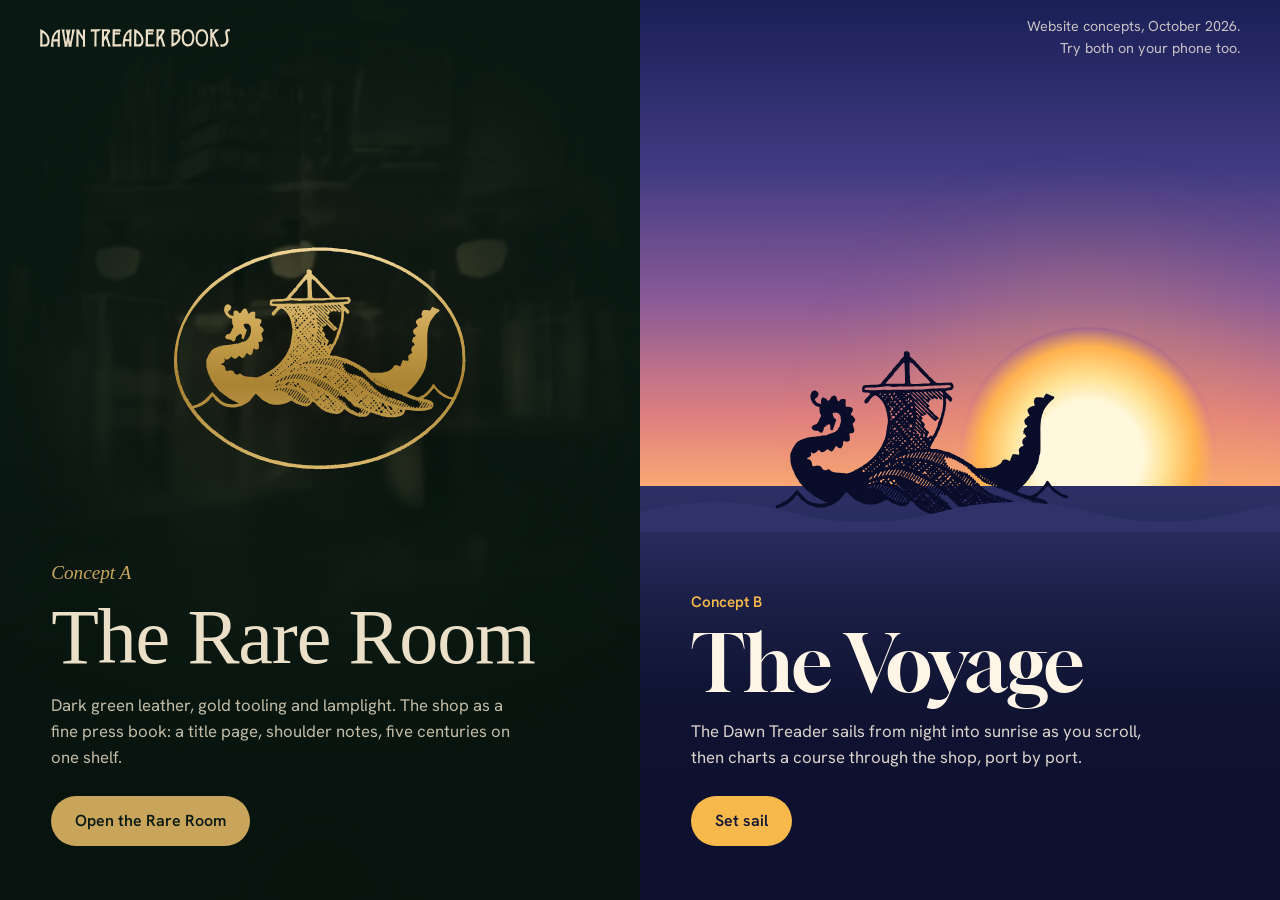
<file: index.html>
<!doctype html>
<html lang="en">
<head>
  <meta charset="utf-8">
  <meta name="viewport" content="width=device-width, initial-scale=1, viewport-fit=cover">
  <title>Two website concepts | The Dawn Treader Book Shop</title>
  <meta name="description" content="Two design directions for the new Dawn Treader Book Shop website: The Rare Room and The Voyage.">
  <meta name="theme-color" content="#0b1a14">
  <meta name="robots" content="noindex">
  <link rel="canonical" href="__SITE_URL__/">

  <meta property="og:type" content="website">
  <meta property="og:site_name" content="The Dawn Treader Book Shop">
  <meta property="og:title" content="Two website concepts for the Dawn Treader Book Shop">
  <meta property="og:description" content="The Rare Room or The Voyage? Open both, on your phone and on a computer, and tell us which feels like the shop.">
  <meta property="og:url" content="__SITE_URL__/">
  <meta property="og:image" content="__SITE_URL__/assets/og/concepts.jpg">
  <meta property="og:image:width" content="1200">
  <meta property="og:image:height" content="630">
  <meta property="og:image:alt" content="Two panels: a gold ship emblem on dark green, and the ship sailing into a sunrise.">
  <meta name="twitter:card" content="summary_large_image">
  <meta name="twitter:title" content="Two website concepts for the Dawn Treader Book Shop">
  <meta name="twitter:description" content="The Rare Room or The Voyage?">
  <meta name="twitter:image" content="__SITE_URL__/assets/og/concepts.jpg">

  <link rel="icon" href="assets/icons/favicon-32.png" sizes="32x32" type="image/png">
  <link rel="icon" href="assets/icons/favicon-192.png" sizes="192x192" type="image/png">
  <link rel="apple-touch-icon" href="assets/icons/apple-touch-icon.png">
  <link rel="manifest" href="site.webmanifest">

  <link rel="preconnect" href="https://fonts.googleapis.com">
  <link rel="preconnect" href="https://fonts.gstatic.com" crossorigin>
  <link rel="stylesheet" href="https://fonts.googleapis.com/css2?family=Gloock&family=Hanken+Grotesk:wght@400..600&family=IM+Fell+English:ital@0;1&display=swap">

  <script defer src="assets/brand/wordmark.js"></script>
  <script defer src="assets/brand/emblem.js"></script>
  <script defer src="assets/brand/ship.js"></script>
  <script defer src="assets/brand/brand.js"></script>

  <style>
    :root {
      --green: #0b1a14;
      --gilt: #c9a55c;
      --vellum: #ebe0c7;
      --night: #121735;
      --foam: #fff5e6;
      --sun: #f8b94c;
      --ui: "Hanken Grotesk", "Helvetica Neue", Arial, sans-serif;
    }
    *, *::before, *::after { box-sizing: border-box; }
    html, body { margin: 0; height: 100%; }
    body { font: 400 1rem/1.5 var(--ui); background: #06100c; color: var(--foam); -webkit-font-smoothing: antialiased; }
    a { color: inherit; }
    :focus-visible { outline: 2px solid var(--sun); outline-offset: 3px; }

    .top {
      position: fixed;
      inset: 0 0 auto;
      z-index: 5;
      display: flex;
      align-items: center;
      justify-content: space-between;
      gap: 16px;
      padding: max(16px, env(safe-area-inset-top)) clamp(16px, 4vw, 40px) 16px;
      pointer-events: none;
    }
    .top__mark { width: 190px; color: var(--vellum); }
    .top__mark svg { display: block; width: 100%; height: auto; }
    .top__note { margin: 0; font-size: .9rem; color: rgba(255, 245, 230, .75); text-align: right; }

    .split { display: flex; min-height: 100vh; min-height: 100svh; }
    .panel {
      position: relative;
      flex: 1 1 0;
      display: flex;
      flex-direction: column;
      justify-content: flex-end;
      padding: 120px clamp(20px, 4vw, 56px) clamp(32px, 6vh, 64px);
      overflow: hidden;
      isolation: isolate;
      text-decoration: none;
      transition: flex-grow .8s cubic-bezier(.2, .7, .1, 1);
    }
    @media (hover: hover) and (min-width: 821px) {
      .split:hover .panel { flex-grow: .8; }
      .split .panel:hover, .split .panel:focus-within { flex-grow: 1.25; }
    }
    .panel__art { position: absolute; inset: 0; z-index: -1; }
    .panel__label { margin: 0 0 12px; font-size: .95rem; font-weight: 600; }
    .panel__name { margin: 0; font-weight: 400; line-height: .95; letter-spacing: -.015em; }
    .panel__desc { max-width: 30rem; margin: 18px 0 26px; font-size: 1.05rem; line-height: 1.55; }
    .panel__go {
      align-self: flex-start;
      display: inline-flex;
      align-items: center;
      min-height: 50px;
      padding: 0 24px;
      border-radius: 999px;
      font-weight: 600;
      text-decoration: none;
      transition: transform .3s, background-color .3s;
    }
    .panel__go:hover { transform: translateY(-2px); }

    /* A: The Rare Room */
    .panel--a { background: radial-gradient(120% 90% at 50% 100%, #14301f, var(--green) 60%); color: var(--vellum); }
    .panel--a .panel__art::before {
      content: "";
      position: absolute;
      inset: 0;
      background: url("assets/img/scene/shelves.webp") center / cover;
      opacity: .5;
      -webkit-mask-image: radial-gradient(circle 46vmin at var(--lx, 50%) var(--ly, 38%), #000, rgba(0,0,0,.25) 50%, transparent 85%);
              mask-image: radial-gradient(circle 46vmin at var(--lx, 50%) var(--ly, 38%), #000, rgba(0,0,0,.25) 50%, transparent 85%);
    }
    .panel--a .panel__art::after { content: ""; position: absolute; inset: 0; background: linear-gradient(to bottom, rgba(7, 18, 13, .2), rgba(7, 18, 13, .2) 40%, rgba(7, 18, 13, .92) 85%); }
    .emblem { position: absolute; left: 50%; top: 40%; z-index: 1; width: min(46%, 300px); transform: translate(-50%, -50%); filter: drop-shadow(0 8px 30px rgba(0, 0, 0, .6)); }
    .emblem svg { display: block; width: 100%; height: auto; }
    .panel--a .panel__label { color: var(--gilt); font-family: "IM Fell English", Georgia, serif; font-style: italic; font-size: 1.2rem; font-weight: 400; }
    .panel--a .panel__name { font-family: "IM Fell English", Georgia, serif; font-size: clamp(2.8rem, 2rem + 3.6vw, 5.6rem); }
    .panel--a .panel__desc { color: rgba(235, 224, 199, .82); }
    .panel--a .panel__go { background: var(--gilt); color: var(--green); }

    /* B: The Voyage */
    .panel--b { --h: 54%; background: linear-gradient(to bottom, #1a1f55 0%, #3f3a82 34%, #8a5b97 62%, #e0807f 86%, #f9a874 100%) top / 100% var(--h) no-repeat, #121735; color: var(--foam); }
    .sea { position: absolute; left: 0; right: 0; top: var(--h); bottom: 0; background: linear-gradient(to bottom, #2c3066, #121735 55%); }
    .sun { position: absolute; left: 70%; top: var(--h); width: min(40%, 280px); aspect-ratio: 1; border-radius: 50%; transform: translate(-50%, -62%);
      background: radial-gradient(circle, #fff8dc 0 30%, #ffe08f 44%, #ffb24f 60%, rgba(255, 150, 70, 0) 71%);
      box-shadow: 0 0 120px 60px rgba(255, 170, 90, .25);
    }
    .boat { position: absolute; left: 44%; top: var(--h); width: min(46%, 300px); transform: translate(-50%, -80%); color: #0a0d2a; }
    .boat > span { display: block; animation: bob 5s ease-in-out infinite; transform-origin: 50% 85%; }
    .boat svg { display: block; width: 100%; height: auto; }
    @keyframes bob { 0%, 100% { transform: translateY(0) rotate(-1.4deg); } 50% { transform: translateY(5px) rotate(1.6deg); } }
    .swell { position: absolute; left: 0; right: 0; top: calc(var(--h) + 6px); height: 40px; background: #2f3369;
      -webkit-mask: url("data:image/svg+xml,%3Csvg xmlns='http://www.w3.org/2000/svg' viewBox='0 0 1200 60' preserveAspectRatio='none'%3E%3Cpath d='M0 30 Q150 0 300 30 T600 30 T900 30 T1200 30 V60 H0Z'/%3E%3C/svg%3E") 0 0 / 600px 40px repeat-x;
              mask: url("data:image/svg+xml,%3Csvg xmlns='http://www.w3.org/2000/svg' viewBox='0 0 1200 60' preserveAspectRatio='none'%3E%3Cpath d='M0 30 Q150 0 300 30 T600 30 T900 30 T1200 30 V60 H0Z'/%3E%3C/svg%3E") 0 0 / 600px 40px repeat-x;
    }
    .panel--b .panel__art::after { content: ""; position: absolute; inset: 0; background: linear-gradient(to bottom, transparent 60%, rgba(12, 15, 45, .85) 92%); }
    .panel--b .panel__label { color: var(--sun); }
    .panel--b .panel__name { font-family: "Gloock", Georgia, serif; font-size: clamp(2.8rem, 2rem + 3.6vw, 5.6rem); }
    .panel--b .panel__desc { color: rgba(255, 245, 230, .85); }
    .panel--b .panel__go { background: var(--sun); color: var(--night); }

    .panel__copy { position: relative; z-index: 2; }

    @media (max-width: 820px) {
      .split { flex-direction: column; }
      .panel { min-height: 88svh; padding-top: 96px; }
      .top__note { display: none; }
      .emblem { top: 34%; width: min(58%, 280px); }
      .boat { width: min(62%, 280px); }
      .sun { width: min(52%, 240px); }
      .panel--b { --h: 42%; }
    }
    @media (prefers-reduced-motion: reduce) {
      .boat > span { animation: none; }
      .panel { transition: none; }
    }
  </style>
</head>
<body>
  <header class="top">
    <span class="top__mark" data-shape="wordmark-line" role="img" aria-label="Dawn Treader Books"></span>
    <p class="top__note">Website concepts, October 2026.<br>Try both on your phone too.</p>
  </header>

  <main class="split">
    <h1 style="position:absolute;width:1px;height:1px;overflow:hidden;clip:rect(0 0 0 0)">Two website concepts for the Dawn Treader Book Shop</h1>

    <section class="panel panel--a" aria-labelledby="a-name" data-lamp>
      <div class="panel__art" aria-hidden="true">
        <span class="emblem" data-shape="emblem" data-fill="url(#gilt)"></span>
      </div>
      <div class="panel__copy">
        <p class="panel__label">Concept A</p>
        <h2 class="panel__name" id="a-name">The Rare Room</h2>
        <p class="panel__desc">Dark green leather, gold tooling and lamplight. The shop as a fine press book: a title page, shoulder notes, five centuries on one shelf.</p>
        <a class="panel__go" href="rare-room/">Open the Rare Room</a>
      </div>
    </section>

    <section class="panel panel--b" aria-labelledby="b-name">
      <div class="panel__art" aria-hidden="true">
        <span class="sun"></span>
        <span class="sea"></span>
        <span class="boat"><span data-shape="ship"></span></span>
        <span class="swell"></span>
      </div>
      <div class="panel__copy">
        <p class="panel__label">Concept B</p>
        <h2 class="panel__name" id="b-name">The Voyage</h2>
        <p class="panel__desc">The Dawn Treader sails from night into sunrise as you scroll, then charts a course through the shop, port by port.</p>
        <a class="panel__go" href="voyage/">Set sail</a>
      </div>
    </section>
  </main>

  <svg width="0" height="0" style="position:absolute" aria-hidden="true" focusable="false">
    <defs>
      <linearGradient id="gilt" x1="0" y1="0" x2="0" y2="1">
        <stop offset="0" stop-color="#f0d699"/><stop offset=".38" stop-color="#c9a24f"/>
        <stop offset=".62" stop-color="#a98232"/><stop offset="1" stop-color="#d9b86d"/>
      </linearGradient>
    </defs>
  </svg>

  <script>
    // The lamp in concept A follows the pointer
    (function () {
      var p = document.querySelector('[data-lamp]');
      if (!p || !matchMedia('(pointer: fine)').matches) return;
      p.addEventListener('pointermove', function (e) {
        var r = p.getBoundingClientRect();
        p.style.setProperty('--lx', ((e.clientX - r.left) / r.width * 100).toFixed(1) + '%');
        p.style.setProperty('--ly', ((e.clientY - r.top) / r.height * 100).toFixed(1) + '%');
      });
    })();
  </script>
</body>
</html>
</file>
